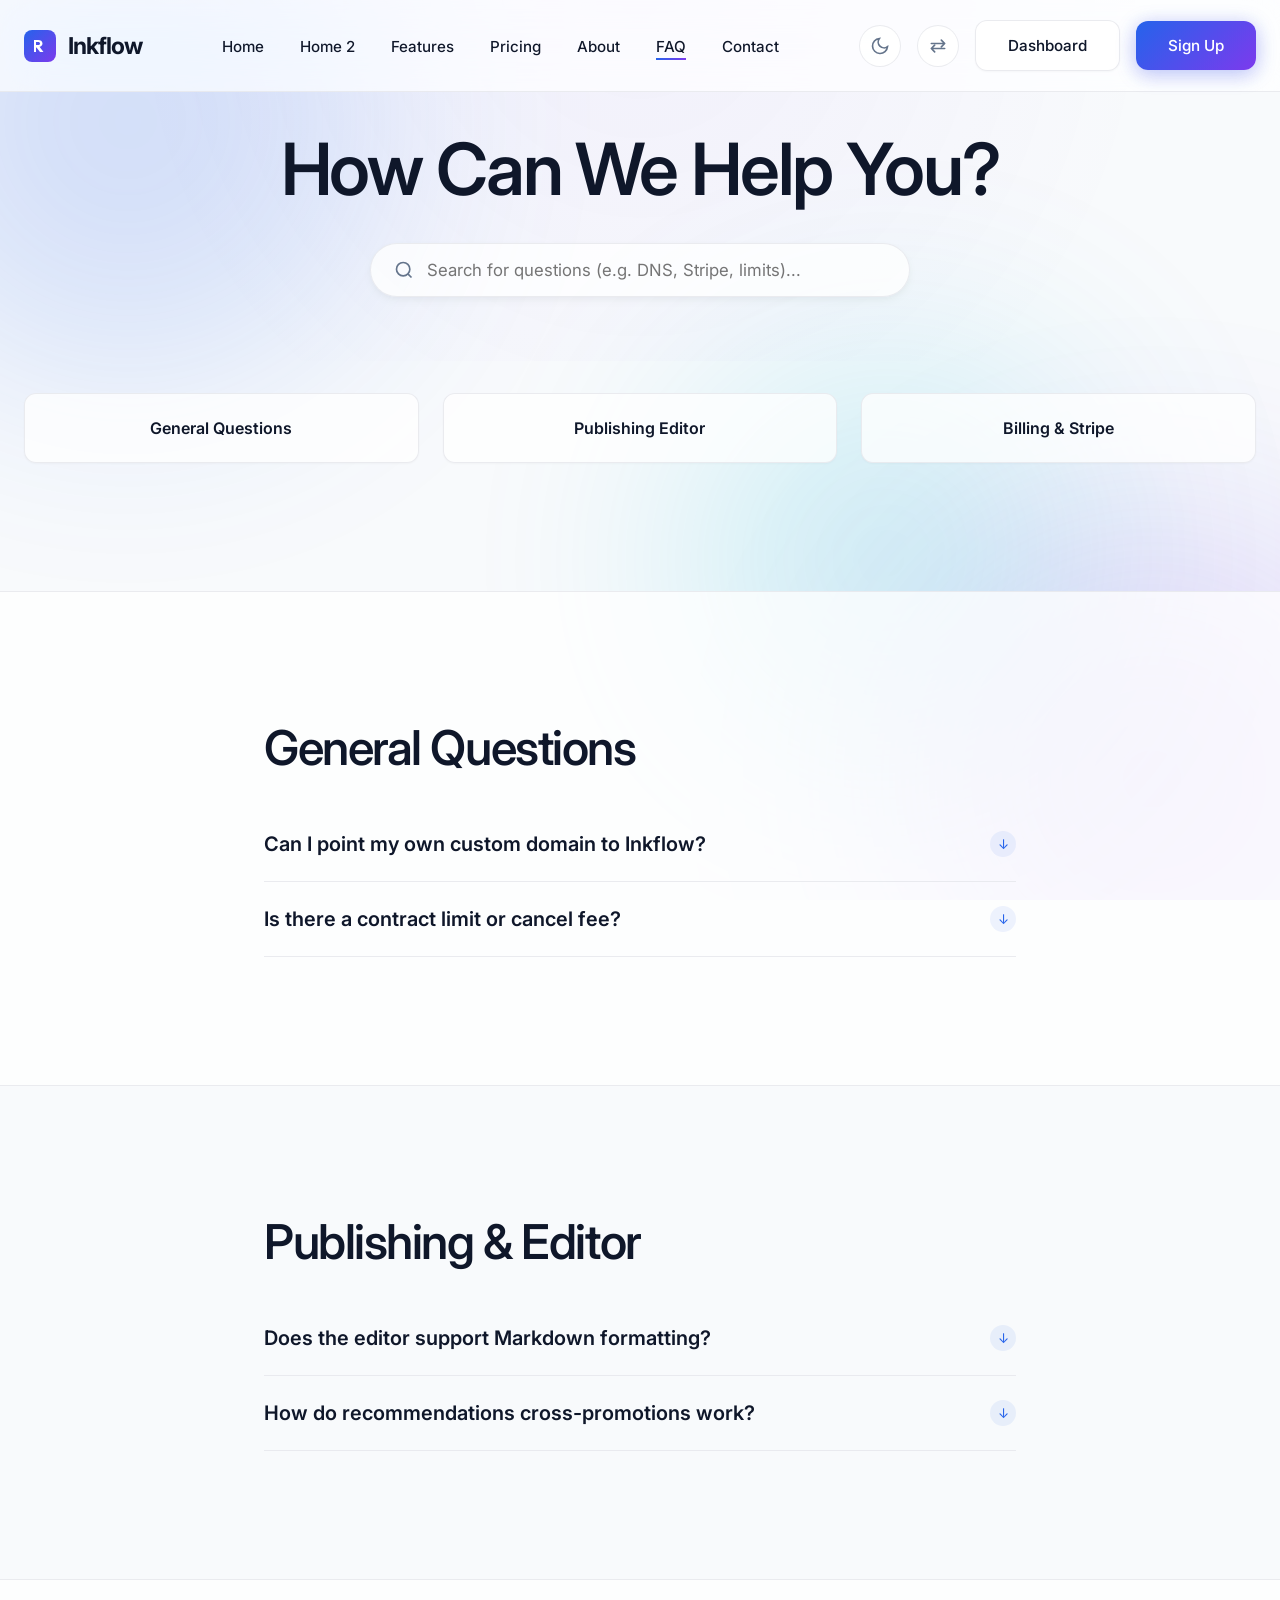
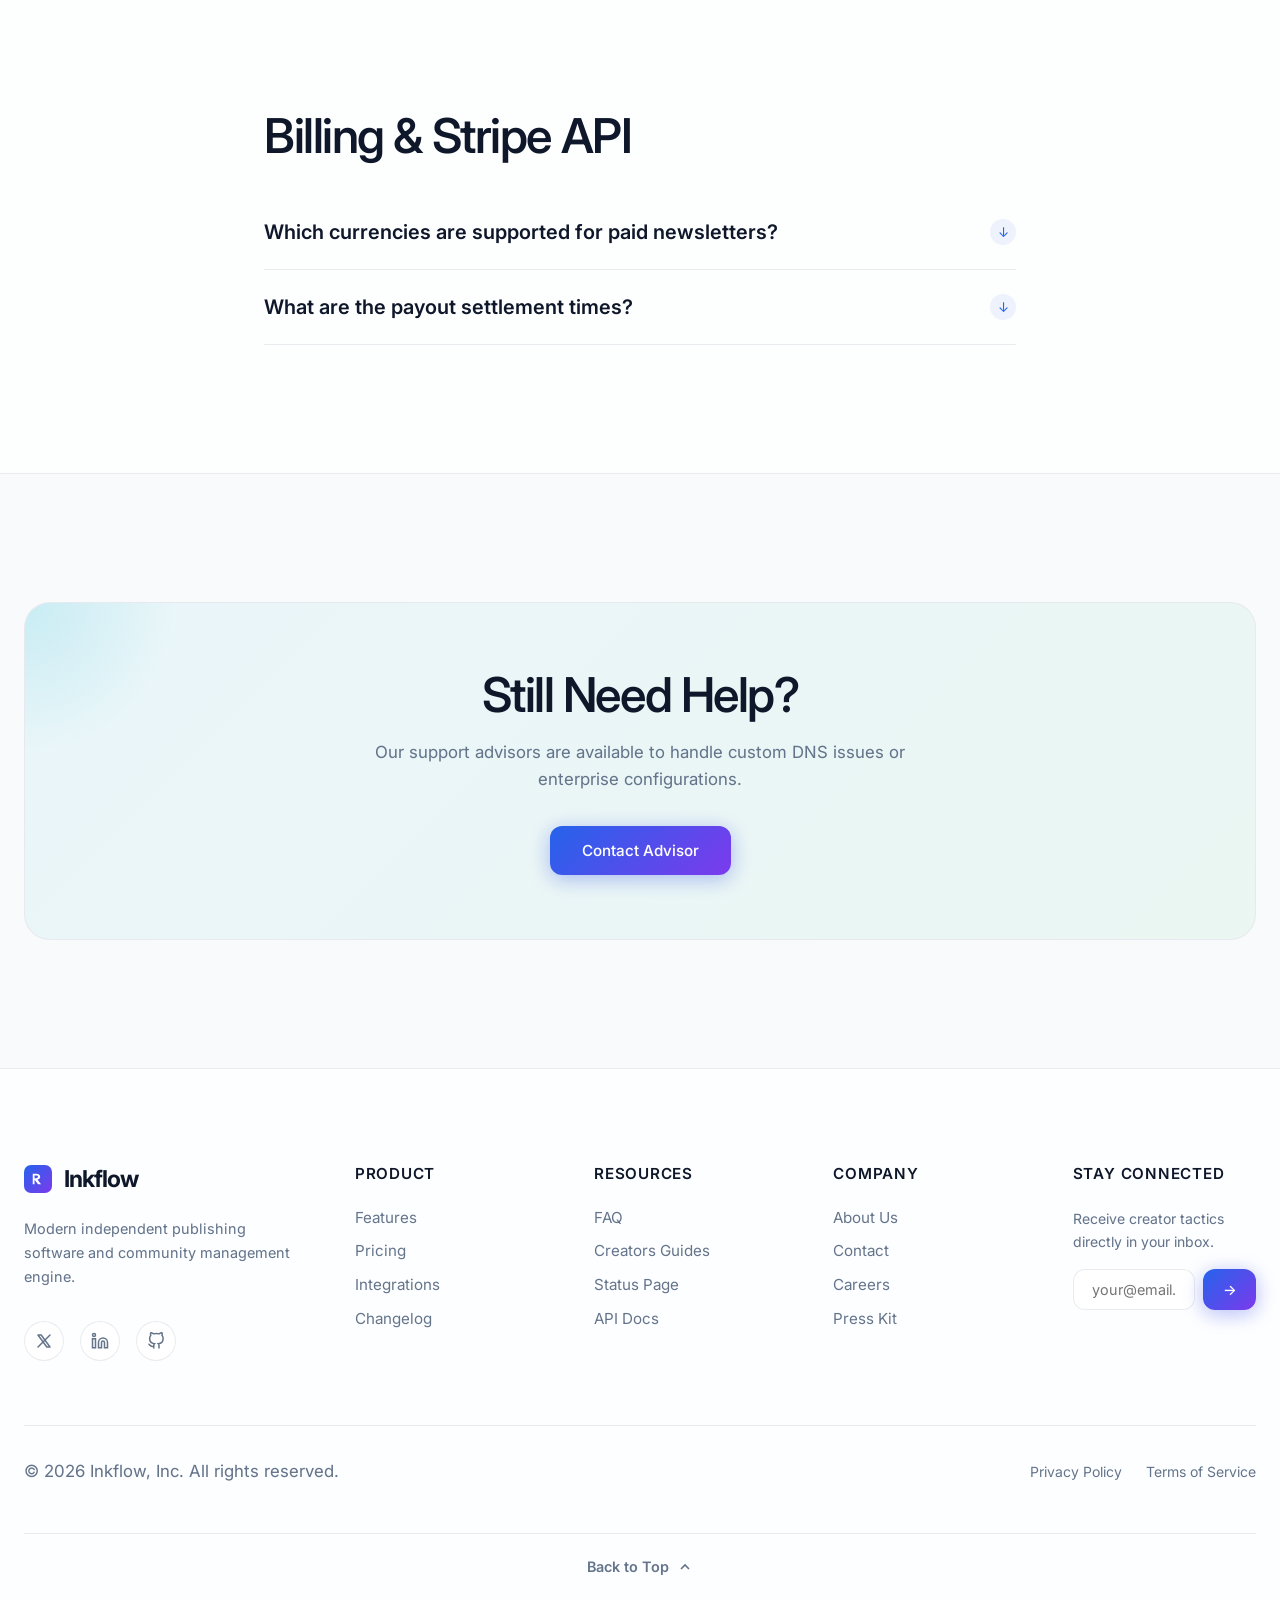
<file: faq.html>
<!DOCTYPE html>
<html lang="en" data-theme="light" dir="ltr">
<head>
  <meta charset="UTF-8">
  <meta name="viewport" content="width=device-width, initial-scale=1.0">
  <title>Inkflow — Creator Help Center & FAQs</title>
  <meta name="description" content="Search Inkflow help guides or browse common questions about domains, billing, editors, and list growths.">
  <link rel="stylesheet" href="assets/css/style.css">
  <link rel="icon" type="image/svg+xml" href="assets/image/favicon.svg">
  <style>
    /* FAQ Page Unique Styles */
    .faq-hero {
      padding-top: clamp(6rem, 10vw, 9rem);
      padding-bottom: clamp(3rem, 6vw, 4rem);
      text-align: center;
      background: radial-gradient(circle at top, rgba(124, 58, 237, 0.05) 0%, rgba(248, 250, 252, 0) 70%);
    }
    [data-theme="dark"] .faq-hero {
      background: radial-gradient(circle at top, rgba(6, 182, 212, 0.1) 0%, rgba(15, 23, 42, 0) 70%);
    }
    .search-wrapper {
      max-width: 540px;
      margin: 2rem auto 0;
      position: relative;
    }
    .search-input {
      width: 100%;
      padding: 1rem 1.5rem 1rem 3.5rem;
      border-radius: var(--radius-full);
      border: 1px solid var(--color-border);
      background-color: var(--color-card);
      box-shadow: var(--shadow-md);
      font-size: 1.05rem;
      transition: border-color var(--transition-fast), box-shadow var(--transition-fast);
    }
    html[dir="rtl"] .search-input {
      padding: 1rem 3.5rem 1rem 1.5rem;
    }
    .search-input:focus {
      border-color: var(--color-primary);
      box-shadow: 0 0 0 4px rgba(37, 99, 235, 0.1);
    }
    .search-icon {
      position: absolute;
      left: 1.5rem;
      top: 50%;
      transform: translateY(-50%);
      color: var(--color-muted);
      pointer-events: none;
    }
    html[dir="rtl"] .search-icon {
      left: auto;
      right: 1.5rem;
    }

    /* Category links */
    .cat-links-grid {
      display: grid;
      grid-template-columns: repeat(auto-fit, minmax(180px, 1fr));
      gap: 1.5rem;
      margin-top: 2rem;
    }
    .cat-link-card {
      background-color: var(--color-card);
      border: 1px solid var(--color-border);
      border-radius: var(--radius-md);
      padding: 1.5rem;
      cursor: pointer;
      font-weight: 600;
      transition: all var(--transition-fast);
      box-shadow: var(--shadow-sm);
    }
    .cat-link-card:hover {
      border-color: var(--color-primary);
      color: var(--color-primary);
      transform: translateY(-2px);
      box-shadow: var(--shadow-md);
    }
  </style>
</head>
<body>

  <!-- Backdrop -->
  <div class="backdrop"></div>

  <!-- HEADER -->
  <header class="sticky-header">
    <div class="container flex-between">
      <a href="index.html" class="nav-logo">
        <svg viewBox="0 0 32 32" fill="none" xmlns="http://www.w3.org/2000/svg">
          <rect width="32" height="32" rx="8" fill="url(#logoGrad)" />
          <path d="M10 22V10H14C16.5 10 18.5 11 18.5 13.5C18.5 15.5 17 16.5 15.5 16.8L19.5 22H16L12.5 17.5H12V22H10ZM12 15H14C15.2 15 16 14.5 16 13.5C16 12.5 15.2 12 14 12H12V15Z" fill="#FFFFFF" />
          <defs>
            <linearGradient id="logoGrad" x1="0" y1="0" x2="32" y2="32" gradientUnits="userSpaceOnUse">
              <stop stop-color="#2563EB" />
              <stop offset="1" stop-color="#7C3AED" />
            </linearGradient>
          </defs>
        </svg>
        <span>Inkflow</span>
      </a>

      <nav>
        <ul class="nav-links">
          <li><a href="index.html" class="nav-link">Home</a></li>
          <li><a href="home2.html" class="nav-link">Home 2</a></li>
          <li><a href="features.html" class="nav-link">Features</a></li>
          <li><a href="pricing.html" class="nav-link">Pricing</a></li>
          <li><a href="about.html" class="nav-link">About</a></li>
          <li><a href="faq.html" class="nav-link active">FAQ</a></li>
          <li><a href="contact.html" class="nav-link">Contact</a></li>
        </ul>
      </nav>

      <div class="nav-actions">
        <button class="toggle-btn theme-toggle-btn" aria-label="Toggle Theme">
          <svg class="sun-icon" viewBox="0 0 24 24" fill="none" stroke="currentColor" stroke-width="2" style="display:none; width:20px; height:20px;">
            <circle cx="12" cy="12" r="5"></circle>
            <line x1="12" y1="1" x2="12" y2="3"></line>
            <line x1="12" y1="21" x2="12" y2="23"></line>
            <line x1="4.22" y1="4.22" x2="5.64" y2="5.64"></line>
            <line x1="18.36" y1="18.36" x2="19.78" y2="19.78"></line>
            <line x1="1" y1="12" x2="3" y2="12"></line>
            <line x1="21" y1="12" x2="23" y2="12"></line>
            <line x1="4.22" y1="19.78" x2="5.64" y2="18.36"></line>
            <line x1="18.36" y1="5.64" x2="19.78" y2="4.22"></line>
          </svg>
          <svg class="moon-icon" viewBox="0 0 24 24" fill="none" stroke="currentColor" stroke-width="2" style="width:20px; height:20px;">
            <path d="M21 12.79A9 9 0 1 1 11.21 3 7 7 0 0 0 21 12.79z"></path>
          </svg>
        </button>

        <button class="toggle-btn rtl-toggle-btn" aria-label="Switch to RTL">
          <svg class="rtl-icon" viewBox="0 0 24 24" fill="none" stroke="currentColor" stroke-width="2" stroke-linecap="round" stroke-linejoin="round" style="width: 20px; height: 20px;">
            <path d="M4 9h16M16 5l4 4-4 4" />
            <path d="M20 15H4M8 11l-4 4 4 4" />
          </svg>
          <span class="rtl-label sr-only">AR</span>
        </button>

        <a href="dashboard.html" class="btn btn-secondary">Dashboard</a>
        <a href="signup.html" class="btn btn-primary">Sign Up</a>

        <!-- Hamburger Icon for Mobile -->
        <div class="hamburger-menu">
          <span></span>
          <span></span>
          <span></span>
        </div>
      </div>
    </div>
  </header>

  <!-- MOBILE NAV DRAWER -->
  <div class="mobile-drawer">
    <ul class="mobile-drawer-links">
      <li><a href="index.html" class="mobile-drawer-link">Home</a></li>
      <li><a href="home2.html" class="mobile-drawer-link">Home 2</a></li>
      <li><a href="features.html" class="mobile-drawer-link">Features</a></li>
      <li><a href="pricing.html" class="mobile-drawer-link">Pricing</a></li>
      <li><a href="about.html" class="mobile-drawer-link">About</a></li>
      <li><a href="faq.html" class="mobile-drawer-link active">FAQ</a></li>
      <li><a href="contact.html" class="mobile-drawer-link">Contact</a></li>
    </ul>
    <div class="mobile-drawer-actions">
      <a href="dashboard.html" class="btn btn-secondary" style="width: 100%;">Dashboard</a>
      <a href="signup.html" class="btn btn-primary" style="width: 100%;">Sign Up</a>
    </div>
  </div>

  <main>

    <!-- SECTION 1: HERO -->
    <section class="faq-hero">
      <div class="container">
        <h1 class="reveal">How Can We Help You?</h1>
        <div class="search-wrapper reveal">
          <svg class="search-icon" width="20" height="20" viewBox="0 0 24 24" fill="none" stroke="currentColor" stroke-width="2"><circle cx="11" cy="11" r="8"></circle><line x1="21" y1="21" x2="16.65" y2="16.65"></line></svg>
          <input type="text" class="search-input" id="faqSearch" placeholder="Search for questions (e.g. DNS, Stripe, limits)...">
        </div>
      </div>
    </section>

    <!-- SECTION 2: CATEGORY QUICK LINKS -->
    <section class="section-spacing" style="padding-top: 0;">
      <div class="container text-center">
        <div class="cat-links-grid reveal">
          <div class="cat-link-card" data-cat="general">General Questions</div>
          <div class="cat-link-card" data-cat="publishing">Publishing Editor</div>
          <div class="cat-link-card" data-cat="billing">Billing & Stripe</div>
        </div>
      </div>
    </section>

    <!-- SECTION 3: GENERAL FAQS -->
    <section class="section-spacing faq-section" id="general" style="background-color: var(--color-card); border-block: 1px solid var(--color-border);">
      <div class="container" style="max-width: 800px;">
        <h2 style="margin-bottom: 2rem;">General Questions</h2>
        <div class="accordion-container">
          <div class="accordion-item faq-item">
            <button class="accordion-header">
              <span class="accordion-title">Can I point my own custom domain to Inkflow?</span>
              <span class="accordion-icon">↓</span>
            </button>
            <div class="accordion-content">
              <div class="accordion-content-inner">
                <p>Yes. Custom domains are supported on all Professional and Business plans. Simply add a CNAME record pointing to our distribution nodes in your registrar DNS control panel.</p>
              </div>
            </div>
          </div>

          <div class="accordion-item faq-item">
            <button class="accordion-header">
              <span class="accordion-title">Is there a contract limit or cancel fee?</span>
              <span class="accordion-icon">↓</span>
            </button>
            <div class="accordion-content">
              <div class="accordion-content-inner">
                <p>No. Inkflow works on month-to-month, pay-as-you-go billing plans. You can cancel, downgrade, or export your audience database anytime without charges.</p>
              </div>
            </div>
          </div>
        </div>
      </div>
    </section>

    <!-- SECTION 4: PUBLISHING FAQS -->
    <section class="section-spacing faq-section" id="publishing">
      <div class="container" style="max-width: 800px;">
        <h2 style="margin-bottom: 2rem;">Publishing & Editor</h2>
        <div class="accordion-container">
          <div class="accordion-item faq-item">
            <button class="accordion-header">
              <span class="accordion-title">Does the editor support Markdown formatting?</span>
              <span class="accordion-icon">↓</span>
            </button>
            <div class="accordion-content">
              <div class="accordion-content-inner">
                <p>Yes. The editor parses markdown headings, list indicators, bold emphasis, horizontal lines, link codes, and syntax blocks naturally as you write.</p>
              </div>
            </div>
          </div>

          <div class="accordion-item faq-item">
            <button class="accordion-header">
              <span class="accordion-title">How do recommendations cross-promotions work?</span>
              <span class="accordion-icon">↓</span>
            </button>
            <div class="accordion-content">
              <div class="accordion-content-inner">
                <p>When writers register, they can specify partnership terms. Recommended newsletters appear immediately in the post-registration subscriber flows of recommended partners.</p>
              </div>
            </div>
          </div>
        </div>
      </div>
    </section>

    <!-- SECTION 5: BILLING FAQS -->
    <section class="section-spacing faq-section" id="billing" style="background-color: var(--color-card); border-block: 1px solid var(--color-border);">
      <div class="container" style="max-width: 800px;">
        <h2 style="margin-bottom: 2rem;">Billing & Stripe API</h2>
        <div class="accordion-container">
          <div class="accordion-item faq-item">
            <button class="accordion-header">
              <span class="accordion-title">Which currencies are supported for paid newsletters?</span>
              <span class="accordion-icon">↓</span>
            </button>
            <div class="accordion-content">
              <div class="accordion-content-inner">
                <p>We leverage Stripe Multi-Currency networks to allow you to receive payments in 135+ currencies including USD, EUR, GBP, CAD, JPY, and AUD.</p>
              </div>
            </div>
          </div>

          <div class="accordion-item faq-item">
            <button class="accordion-header">
              <span class="accordion-title">What are the payout settlement times?</span>
              <span class="accordion-icon">↓</span>
            </button>
            <div class="accordion-content">
              <div class="accordion-content-inner">
                <p>Paid funds settle directly inside your own corporate Stripe balance. Stripe distributes these funds to your bank on standard rolling 2-day schedules.</p>
              </div>
            </div>
          </div>
        </div>
      </div>
    </section>

    <!-- SECTION 6: SUPPORT CTA -->
    <section class="section-spacing">
      <div class="container">
        <div class="glass-cta reveal" style="background: linear-gradient(135deg, rgba(6,182,212,0.06), rgba(34,197,94,0.06));">
          <h2>Still Need Help?</h2>
          <p style="max-width: 600px; margin: 1rem auto 2rem;">Our support advisors are available to handle custom DNS issues or enterprise configurations.</p>
          <a href="contact.html" class="btn btn-primary">Contact Advisor</a>
        </div>
      </div>
    </section>

  </main>

  <!-- FOOTER -->
  <footer class="site-footer">
    <div class="container">
      <div class="footer-grid">
        <div class="footer-brand">
          <a href="index.html" class="footer-logo">
            <svg viewBox="0 0 32 32" fill="none" xmlns="http://www.w3.org/2000/svg" style="width: 28px; height: 28px;">
              <rect width="32" height="32" rx="8" fill="url(#footerLogoGrad)" />
              <path d="M10 22V10H14C16.5 10 18.5 11 18.5 13.5C18.5 15.5 17 16.5 15.5 16.8L19.5 22H16L12.5 17.5H12V22H10ZM12 15H14C15.2 15 16 14.5 16 13.5C16 12.5 15.2 12 14 12H12V15Z" fill="#FFFFFF" />
              <defs>
                <linearGradient id="footerLogoGrad" x1="0" y1="0" x2="32" y2="32" gradientUnits="userSpaceOnUse">
                  <stop stop-color="#2563EB" />
                  <stop offset="1" stop-color="#7C3AED" />
                </linearGradient>
              </defs>
            </svg>
            <span>Inkflow</span>
          </a>
          <p style="font-size: 0.9rem;">Modern independent publishing software and community management engine.</p>
          <div class="footer-socials">
            <a href="#" class="footer-social-icon" aria-label="X">
              <svg viewBox="0 0 24 24" fill="none" stroke="currentColor" stroke-width="2" stroke-linecap="round" stroke-linejoin="round" style="width:18px; height:18px;">
                <path d="M4 4l11.733 16h4.267l-11.733 -16z" />
                <path d="M20 4L4 20" />
              </svg>
            </a>
            <a href="#" class="footer-social-icon" aria-label="LinkedIn">
              <svg viewBox="0 0 24 24" fill="none" stroke="currentColor" stroke-width="2" style="width:18px; height:18px;"><path d="M16 8a6 6 0 0 1 6 6v7h-4v-7a2 2 0 0 0-2-2 2 2 0 0 0-2 2v7h-4v-7a6 6 0 0 1 6-6zM2 9h4v12H2z"></path><circle cx="4" cy="4" r="2"></circle></svg>
            </a>
            <a href="#" class="footer-social-icon" aria-label="GitHub">
              <svg viewBox="0 0 24 24" fill="none" stroke="currentColor" stroke-width="2" style="width:18px; height:18px;"><path d="M9 19c-5 1.5-5-2.5-7-3m14 6v-3.87a3.37 3.37 0 0 0-.94-2.61c3.14-.35 6.44-1.54 6.44-7A5.44 5.44 0 0 0 20 4.77 5.07 5.07 0 0 0 19.91 1S18.73.65 16 2.48a13.38 13.38 0 0 0-7 0C6.27.65 5.09 1 5.09 1A5.07 5.07 0 0 0 5 4.77a5.44 5.44 0 0 0-1.5 3.78c0 5.42 3.3 6.61 6.44 7A3.37 3.37 0 0 0 9 18.13V22"></path></svg>
            </a>
          </div>
        </div>

        <div>
          <h4 class="footer-heading">Product</h4>
          <ul class="footer-links">
            <li><a href="features.html" class="footer-link">Features</a></li>
            <li><a href="pricing.html" class="footer-link">Pricing</a></li>
            <li><a href="home2.html" class="footer-link">Integrations</a></li>
            <li><a href="#" class="footer-link">Changelog</a></li>
          </ul>
        </div>

        <div>
          <h4 class="footer-heading">Resources</h4>
          <ul class="footer-links">
            <li><a href="faq.html" class="footer-link">FAQ</a></li>
            <li><a href="about.html" class="footer-link">Creators Guides</a></li>
            <li><a href="#" class="footer-link">Status Page</a></li>
            <li><a href="#" class="footer-link">API Docs</a></li>
          </ul>
        </div>

        <div>
          <h4 class="footer-heading">Company</h4>
          <ul class="footer-links">
            <li><a href="about.html" class="footer-link">About Us</a></li>
            <li><a href="contact.html" class="footer-link">Contact</a></li>
            <li><a href="#" class="footer-link">Careers</a></li>
            <li><a href="#" class="footer-link">Press Kit</a></li>
          </ul>
        </div>

        <div>
          <h4 class="footer-heading">Stay Connected</h4>
          <p style="font-size: 0.875rem; margin-bottom: 1rem;">Receive creator tactics directly in your inbox.</p>
          <div class="footer-newsletter">
            <input type="email" class="form-control" placeholder="your@email.com" aria-label="Newsletter email">
            <button class="btn btn-primary" type="button">→</button>
          </div>
        </div>
      </div>

      <div class="footer-bottom">
        <p>&copy; 2026 Inkflow, Inc. All rights reserved.</p>
        <div style="display:flex; gap:1.5rem;">
          <a href="#" class="footer-link" style="font-size:0.875rem;">Privacy Policy</a>
          <a href="#" class="footer-link" style="font-size:0.875rem;">Terms of Service</a>
        </div>
      </div>
    </div>
  </footer>

  <script src="assets/js/main.js"></script>
  <script>
    // FAQ Category Filter Script
    const catLinkCards = document.querySelectorAll('.cat-link-card');
    
    catLinkCards.forEach(card => {
      card.addEventListener('click', () => {
        const categoryId = card.getAttribute('data-cat');
        const element = document.getElementById(categoryId);
        
        if (element) {
          element.scrollIntoView({ behavior: 'smooth', block: 'start' });
        }
      });
    });

    // FAQ Search Filter Script
    const searchInput = document.getElementById('faqSearch');
    const faqItems = document.querySelectorAll('.faq-item');

    searchInput.addEventListener('input', (e) => {
      const query = e.target.value.toLowerCase().trim();

      faqItems.forEach(item => {
        const titleText = item.querySelector('.accordion-title').textContent.toLowerCase();
        const contentText = item.querySelector('.accordion-content').textContent.toLowerCase();
        
        if (titleText.includes(query) || contentText.includes(query)) {
          item.style.display = 'block';
          if (query.length > 2) {
            // Expand matching FAQs automatically
            item.classList.add('active');
            const content = item.querySelector('.accordion-content');
            content.style.maxHeight = content.scrollHeight + 'px';
          }
        } else {
          item.style.display = 'none';
          item.classList.remove('active');
          item.querySelector('.accordion-content').style.maxHeight = '0px';
        }
      });
    });
  </script>
</body>
</html>
</file>
<file: assets/css/style.css>
@import url('https://fonts.googleapis.com/css2?family=Inter:slnt,wght@0,100..900&display=swap');

/* ==========================================================================
   1. DESIGN SYSTEM & CSS VARIABLES
   ========================================================================== */
:root {
  /* Font Family & Weights */
  --font-family: 'Inter', sans-serif;
  --fw-h1: 580;
  --fw-h2: 560;
  --fw-h3: 540;
  --fw-h4-h6: 500;
  --fw-paragraph: 420;
  --fw-button: 520;
  --fw-nav: 480;

  /* Colors (Light Mode) */
  --color-primary: #2563EB;
  --color-secondary: #7C3AED;
  --color-accent: #06B6D4;
  --color-success: #22C55E;
  --color-warning: #F59E0B;
  --color-bg: #F8FAFC;
  --color-card: rgba(255, 255, 255, 0.75);
  --color-text: #0F172A;
  --color-muted: #64748B;
  --color-border: rgba(229, 231, 235, 0.8);
  
  /* Shadows & Glassmorphism */
  --shadow-sm: 0 1px 2px 0 rgba(15, 23, 42, 0.03);
  --shadow-md: 0 4px 12px -2px rgba(15, 23, 42, 0.05), 0 2px 6px -1px rgba(15, 23, 42, 0.03);
  --shadow-lg: 0 12px 24px -4px rgba(15, 23, 42, 0.04), 0 4px 12px -2px rgba(15, 23, 42, 0.02);
  --shadow-xl: 0 24px 38px -8px rgba(15, 23, 42, 0.06), 0 8px 16px -4px rgba(15, 23, 42, 0.04);
  --shadow-premium: 0 35px 70px -15px rgba(15, 23, 42, 0.08);
  --shadow-hover: 0 35px 70px -15px rgba(37, 99, 235, 0.15);
  
  --glass-bg: rgba(255, 255, 255, 0.7);
  --glass-border: rgba(255, 255, 255, 0.5);
  --glass-blur: blur(20px) saturate(190%);

  /* Borders & Spacing */
  --radius-sm: 8px;
  --radius-md: 12px;
  --radius-lg: 18px;
  --radius-xl: 26px;
  --radius-full: 9999px;
  
  /* Transitions */
  --transition-fast: 0.15s cubic-bezier(0.2, 0.8, 0.2, 1);
  --transition-normal: 0.4s cubic-bezier(0.2, 0.8, 0.2, 1);
  --transition-slow: 0.6s cubic-bezier(0.2, 0.8, 0.2, 1);
  
  /* Max Widths */
  --max-width: 1280px;
}

/* Dark Mode Overrides */
[data-theme="dark"] {
  --color-bg: #0B0F19;
  --color-card: rgba(30, 41, 59, 0.65);
  --color-text: #F8FAFC;
  --color-muted: #94A3B8;
  --color-border: rgba(255, 255, 255, 0.08);
  
  --shadow-sm: 0 1px 2px 0 rgba(0, 0, 0, 0.4);
  --shadow-md: 0 4px 12px -2px rgba(0, 0, 0, 0.4);
  --shadow-lg: 0 12px 24px -4px rgba(0, 0, 0, 0.5);
  --shadow-xl: 0 24px 38px -8px rgba(0, 0, 0, 0.6);
  --shadow-premium: 0 35px 70px -15px rgba(0, 0, 0, 0.7);
  --shadow-hover: 0 35px 70px -15px rgba(124, 58, 237, 0.35);
  
  --glass-bg: rgba(15, 23, 42, 0.6);
  --glass-border: rgba(255, 255, 255, 0.06);
}

/* ==========================================================================
   2. GLOBAL RESET & BASE STYLES
   ========================================================================== */
*, *::before, *::after {
  box-sizing: border-box;
  margin: 0;
  padding: 0;
}

html {
  font-family: var(--font-family);
  background-color: var(--color-bg);
  color: var(--color-text);
  scroll-behavior: smooth;
  transition: background-color var(--transition-normal), color var(--transition-normal);
  font-size: 16px;
  -webkit-font-smoothing: antialiased;
  overflow-x: hidden;
  max-width: 100%;
}

body {
  min-height: 100vh;
  display: flex;
  flex-direction: column;
  overflow-x: hidden;
  max-width: 100%;
  position: relative;
}

a {
  color: inherit;
  text-decoration: none;
  transition: color var(--transition-fast);
}

button, input, select, textarea {
  font-family: inherit;
  color: inherit;
  background: none;
  border: none;
  outline: none;
}

img, svg {
  max-width: 100%;
  height: auto;
  display: block;
}

/* Accessibility Focus States */
:focus-visible {
  outline: 2px solid var(--color-primary);
  outline-offset: 4px;
}

/* ==========================================================================
   3. BACKGROUND GLOWING BLOBS (2026 SaaS Aesthetic)
   ========================================================================== */
.glow-blob-container {
  position: fixed;
  inset: 0;
  pointer-events: none;
  z-index: -1;
  overflow: hidden;
}

.glow-blob {
  position: absolute;
  width: clamp(300px, 40vw, 600px);
  height: clamp(300px, 40vw, 600px);
  border-radius: var(--radius-full);
  filter: blur(120px);
  opacity: 0.18;
  transition: background-color var(--transition-normal);
}

[data-theme="dark"] .glow-blob {
  opacity: 0.12;
}

.glow-blob-1 {
  background-color: var(--color-primary);
  top: -15%;
  left: -10%;
  animation: float-blob-1 25s infinite alternate ease-in-out;
}

.glow-blob-2 {
  background-color: var(--color-secondary);
  bottom: -15%;
  right: -10%;
  animation: float-blob-2 25s infinite alternate ease-in-out;
}

.glow-blob-3 {
  background-color: var(--color-accent);
  top: 40%;
  right: 15%;
  width: 400px;
  height: 400px;
  animation: float-blob-3 30s infinite alternate ease-in-out;
}

@keyframes float-blob-1 {
  0% { transform: translate(0, 0) scale(1); }
  100% { transform: translate(120px, 80px) scale(1.3); }
}

@keyframes float-blob-2 {
  0% { transform: translate(0, 0) scale(1.3); }
  100% { transform: translate(-120px, -80px) scale(1); }
}

@keyframes float-blob-3 {
  0% { transform: translate(0, 0) scale(0.9); }
  100% { transform: translate(60px, -60px) scale(1.25); }
}

/* ==========================================================================
   4. TYPOGRAPHY SYSTEM
   ========================================================================== */
h1, h2, h3, h4, h5, h6 {
  line-height: 1.15;
  letter-spacing: -0.03em;
}

h1 {
  font-weight: var(--fw-h1);
  font-size: clamp(2.8rem, 6vw, 4.5rem);
}

h2 {
  font-weight: var(--fw-h2);
  font-size: clamp(2.2rem, 4.5vw, 3rem);
}

h3 {
  font-weight: var(--fw-h3);
  font-size: clamp(1.6rem, 3.5vw, 2.25rem);
}

h4 {
  font-weight: var(--fw-h4-h6);
  font-size: 1.35rem;
}

p {
  font-weight: var(--fw-paragraph);
  font-size: 1.05rem;
  line-height: 1.65;
  color: var(--color-muted);
}

.text-gradient-primary {
  background: linear-gradient(135deg, var(--color-primary), var(--color-secondary));
  -webkit-background-clip: text;
  -webkit-text-fill-color: transparent;
}

.text-gradient-accent {
  background: linear-gradient(135deg, var(--color-secondary), var(--color-accent));
  -webkit-background-clip: text;
  -webkit-text-fill-color: transparent;
}

/* ==========================================================================
   5. LAYOUT UTILITIES
   ========================================================================== */
.container {
  width: 100%;
  max-width: var(--max-width);
  margin-inline: auto;
  padding-inline: 1.5rem;
}

.section-spacing {
  padding-block: clamp(5rem, 10vw, 10rem);
}

.grid-2 {
  display: grid;
  grid-template-columns: repeat(auto-fit, minmax(300px, 1fr));
  gap: 2.5rem;
}

.grid-3 {
  display: grid;
  grid-template-columns: repeat(auto-fit, minmax(320px, 1fr));
  gap: 2.5rem;
}

.grid-4 {
  display: grid;
  grid-template-columns: repeat(auto-fit, minmax(260px, 1fr));
  gap: 2rem;
}

.flex-center {
  display: flex;
  justify-content: center;
  align-items: center;
}

.flex-between {
  display: flex;
  justify-content: space-between;
  align-items: center;
}

.text-center {
  text-align: center;
}

/* Card Rules with 3D Tilt support */
.card-equal-height-grid {
  display: grid;
  grid-template-columns: repeat(auto-fit, minmax(300px, 1fr));
  gap: 2.5rem;
  align-items: stretch;
}

.premium-card {
  background-color: var(--color-card);
  border: 1px solid var(--color-border);
  backdrop-filter: var(--glass-blur);
  -webkit-backdrop-filter: var(--glass-blur);
  border-radius: var(--radius-lg);
  padding: 2.5rem;
  box-shadow: var(--shadow-md);
  transition: transform var(--transition-normal), box-shadow var(--transition-normal), border-color var(--transition-normal), background-color var(--transition-normal);
  display: flex;
  flex-direction: column;
  justify-content: space-between;
  height: 100%;
  position: relative;
  overflow: hidden;
  transform-style: preserve-3d;
}

/* Glowing cursor shimmer overlay */
.card-shimmer {
  position: absolute;
  inset: 0;
  pointer-events: none;
  z-index: 5;
  transition: opacity var(--transition-fast);
}

/* Glowing Border Gradient Overlay */
.premium-card::before {
  content: '';
  position: absolute;
  inset: 0;
  border-radius: var(--radius-lg);
  padding: 1.5px;
  background: linear-gradient(135deg, transparent, transparent);
  -webkit-mask: linear-gradient(#fff 0 0) content-box, linear-gradient(#fff 0 0);
  -webkit-mask-composite: xor;
  mask-composite: exclude;
  pointer-events: none;
  z-index: 2;
  transition: background var(--transition-normal);
}

.premium-card:hover::before {
  background: linear-gradient(135deg, var(--color-primary), var(--color-accent));
}

.premium-card:hover {
  box-shadow: var(--shadow-hover);
  border-color: rgba(37, 99, 235, 0.2);
}

.premium-card .card-illustration {
  margin: -2.5rem -2.5rem 1.75rem -2.5rem;
  width: calc(100% + 5rem);
  max-width: none;
  border-radius: 0;
  border-bottom: 1px solid var(--color-border);
  overflow: hidden;
  aspect-ratio: 16 / 10;
  height: auto;
  background: linear-gradient(135deg, rgba(37, 99, 235, 0.03), rgba(124, 58, 237, 0.03));
  display: flex;
  align-items: center;
  justify-content: center;
  transition: filter var(--transition-normal);
}

.premium-card .card-illustration img {
  width: 100%;
  height: 100%;
  object-fit: cover;
}

.premium-card:hover .card-illustration {
  filter: saturate(1.25);
}

/* ==========================================================================
   6. STICKY HEADER & GLASSMORPHISM
   ========================================================================== */
.sticky-header {
  position: fixed;
  top: 0;
  left: 0;
  right: 0;
  z-index: 100;
  background-color: var(--glass-bg);
  border-bottom: 1px solid var(--color-border);
  backdrop-filter: var(--glass-blur);
  -webkit-backdrop-filter: var(--glass-blur);
  transition: background-color var(--transition-normal), border-color var(--transition-normal), padding var(--transition-normal);
  padding-block: 1.25rem;
}

.sticky-header.scrolled {
  padding-block: 0.85rem;
  box-shadow: var(--shadow-sm);
}

.nav-logo {
  display: flex;
  align-items: center;
  gap: 0.75rem;
  font-weight: 700;
  font-size: 1.45rem;
  letter-spacing: -0.04em;
}

.nav-logo svg {
  width: 32px;
  height: 32px;
  flex-shrink: 0;
}

.nav-links {
  display: flex;
  align-items: center;
  gap: 2.25rem;
  list-style: none;
}

.nav-link {
  font-weight: var(--fw-nav);
  font-size: 0.95rem;
  color: var(--color-text);
  position: relative;
  padding-block: 0.25rem;
}

[data-theme="dark"] .nav-link {
  color: var(--color-muted);
}

.nav-link:hover, .nav-link.active {
  color: var(--color-text);
}

.nav-link::after {
  content: '';
  position: absolute;
  bottom: 0;
  left: 0;
  width: 0;
  height: 2px;
  background: linear-gradient(90deg, var(--color-primary), var(--color-secondary));
  transition: width var(--transition-fast);
}

.nav-link:hover::after, .nav-link.active::after {
  width: 100%;
}

.nav-actions {
  display: flex;
  align-items: center;
  gap: 1rem;
}

/* Toggles styling */
.toggle-btn {
  width: 42px;
  height: 42px;
  border-radius: var(--radius-full);
  border: 1px solid var(--color-border);
  display: flex;
  align-items: center;
  justify-content: center;
  cursor: pointer;
  background-color: var(--color-card);
  transition: background-color var(--transition-fast), border-color var(--transition-fast), transform var(--transition-fast);
  color: var(--color-muted);
}

.toggle-btn:hover {
  background-color: rgba(37, 99, 235, 0.08);
  border-color: var(--color-primary);
  color: var(--color-primary);
  transform: translateY(-2px);
}

/* Hamburger menu */
.hamburger-menu {
  display: none;
  flex-direction: column;
  justify-content: space-between;
  width: 24px;
  height: 18px;
  cursor: pointer;
  z-index: 110;
}

.hamburger-menu span {
  display: block;
  height: 2px;
  width: 100%;
  background-color: var(--color-text);
  border-radius: 2px;
  transition: transform var(--transition-fast), opacity var(--transition-fast);
}

.hamburger-menu.open span:nth-child(1) {
  transform: translateY(8px) rotate(45deg);
}

.hamburger-menu.open span:nth-child(2) {
  opacity: 0;
}

.hamburger-menu.open span:nth-child(3) {
  transform: translateY(-8px) rotate(-45deg);
}

/* Drawer Menu */
.mobile-drawer {
  position: fixed;
  top: 0;
  right: -100%;
  width: 85%;
  max-width: 380px;
  height: 100vh;
  background-color: var(--color-card);
  backdrop-filter: var(--glass-blur);
  -webkit-backdrop-filter: var(--glass-blur);
  border-left: 1px solid var(--color-border);
  box-shadow: var(--shadow-premium);
  z-index: 99;
  padding: 6rem 2rem 2rem;
  display: flex;
  flex-direction: column;
  gap: 2.5rem;
  transition: right var(--transition-normal);
}

html[dir="rtl"] .mobile-drawer {
  right: auto;
  left: -100%;
  border-left: none;
  border-right: 1px solid var(--color-border);
  transition: left var(--transition-normal);
}

.mobile-drawer.open {
  right: 0;
}

html[dir="rtl"] .mobile-drawer.open {
  left: 0;
}

.mobile-drawer-links {
  list-style: none;
  display: flex;
  flex-direction: column;
  gap: 1.5rem;
}

.mobile-drawer-link {
  font-size: 1.25rem;
  font-weight: 600;
  color: var(--color-muted);
  transition: color var(--transition-fast);
}

.mobile-drawer-link:hover,
.mobile-drawer-link.active {
  color: var(--color-primary);
}

.mobile-drawer-actions {
  display: flex;
  flex-direction: column;
  gap: 1rem;
}

.backdrop {
  position: fixed;
  top: 0;
  left: 0;
  width: 100%;
  height: 100vh;
  background-color: rgba(11, 15, 25, 0.4);
  backdrop-filter: blur(8px);
  z-index: 98;
  opacity: 0;
  pointer-events: none;
  transition: opacity var(--transition-normal);
}

.backdrop.open {
  opacity: 1;
  pointer-events: auto;
}

/* ==========================================================================
   7. FUTURISTIC GLOWING BUTTONS
   ========================================================================== */
.btn {
  display: inline-flex;
  align-items: center;
  justify-content: center;
  gap: 0.5rem;
  padding: 0.95rem 2rem;
  border-radius: var(--radius-md);
  font-weight: var(--fw-button);
  font-size: 0.95rem;
  cursor: pointer;
  position: relative;
  overflow: hidden;
  transition: background-color var(--transition-fast), transform var(--transition-fast), box-shadow var(--transition-fast), border-color var(--transition-fast);
  text-align: center;
  z-index: 1;
  white-space: nowrap;
}

.btn-primary {
  background: linear-gradient(135deg, var(--color-primary), var(--color-secondary));
  color: #FFFFFF;
  box-shadow: 0 4px 20px 0 rgba(37, 99, 235, 0.25), 0 4px 20px 0 rgba(124, 58, 237, 0.15);
}

.btn-primary:hover {
  transform: translateY(-2px);
  box-shadow: 0 8px 30px 0 rgba(37, 99, 235, 0.4), 0 8px 30px 0 rgba(124, 58, 237, 0.25);
  background: linear-gradient(135deg, #1d4ed8, #6d28d9);
}

.btn-secondary {
  background-color: var(--color-card);
  color: var(--color-text);
  border: 1px solid var(--color-border);
  backdrop-filter: var(--glass-blur);
  -webkit-backdrop-filter: var(--glass-blur);
  box-shadow: var(--shadow-sm);
}

.btn-secondary:hover {
  transform: translateY(-2px);
  border-color: var(--color-primary);
  background-color: rgba(37, 99, 235, 0.05);
  box-shadow: 0 4px 15px rgba(37, 99, 235, 0.1);
}

.btn-accent {
  background: linear-gradient(135deg, var(--color-secondary), var(--color-accent));
  color: #FFFFFF;
  box-shadow: 0 4px 20px 0 rgba(6, 182, 212, 0.25);
}

.btn-accent:hover {
  transform: translateY(-2px);
  box-shadow: 0 8px 30px 0 rgba(6, 182, 212, 0.4);
}

/* Button Ripple effect */
.ripple {
  position: absolute;
  background: rgba(255, 255, 255, 0.48);
  border-radius: var(--radius-full);
  transform: scale(0);
  animation: ripple-animation 0.6s linear;
  pointer-events: none;
}

@keyframes ripple-animation {
  to {
    transform: scale(4);
    opacity: 0;
  }
}

/* ==========================================================================
   8. STYLED FORMS & VALIDATIONS
   ========================================================================== */
.form-group {
  margin-bottom: 1.5rem;
  display: flex;
  flex-direction: column;
  gap: 0.5rem;
  text-align: start;
}

.form-label {
  font-size: 0.9rem;
  font-weight: 600;
  color: var(--color-text);
}

.form-control {
  width: 100%;
  padding: 0.95rem 1.15rem;
  border-radius: var(--radius-md);
  border: 1px solid var(--color-border);
  background-color: var(--color-card);
  backdrop-filter: var(--glass-blur);
  -webkit-backdrop-filter: var(--glass-blur);
  color: var(--color-text);
  font-size: 0.95rem;
  transition: border-color var(--transition-fast), box-shadow var(--transition-fast);
}

.form-control:focus {
  border-color: var(--color-primary);
  box-shadow: 0 0 0 4px rgba(37, 99, 235, 0.12);
}

[data-theme="dark"] .form-control:focus {
  box-shadow: 0 0 0 4px rgba(124, 58, 237, 0.22);
}

.form-feedback {
  font-size: 0.825rem;
  color: var(--color-warning);
  display: none;
  margin-top: 0.25rem;
}

.form-group.error .form-feedback {
  display: block;
  color: #EF4444;
}

.form-group.error .form-control {
  border-color: #EF4444;
}

/* Split Form layouts */
.split-layout-page {
  display: grid;
  grid-template-columns: 1.2fr 1fr;
  min-height: 100vh;
}

.split-hero-side {
  background: linear-gradient(135deg, var(--color-primary), var(--color-secondary));
  color: #FFFFFF;
  padding: 4rem;
  display: flex;
  flex-direction: column;
  justify-content: space-between;
  position: relative;
  overflow: hidden;
}

.split-form-side {
  padding: 4rem;
  background-color: var(--color-bg);
  display: flex;
  align-items: center;
  justify-content: center;
}

/* Glass Card */
.glass-card {
  background-color: var(--glass-bg);
  border: 1px solid var(--glass-border);
  backdrop-filter: var(--glass-blur);
  -webkit-backdrop-filter: var(--glass-blur);
  border-radius: var(--radius-xl);
  padding: 3rem;
  box-shadow: var(--shadow-xl);
  width: 100%;
  max-width: 480px;
}

/* Password Strength Meter */
.strength-container {
  margin-top: 0.5rem;
  display: flex;
  flex-direction: column;
  gap: 0.25rem;
}

.strength-bars {
  display: flex;
  gap: 0.25rem;
}

.strength-bar {
  flex: 1;
  height: 4px;
  border-radius: var(--radius-full);
  background-color: var(--color-border);
  transition: background-color var(--transition-fast);
}

.strength-text {
  font-size: 0.8rem;
  text-align: right;
  font-weight: 600;
}

/* ==========================================================================
   9. ACCORDION (FAQ) COMPONENT
   ========================================================================== */
.accordion-item {
  border-bottom: 1px solid var(--color-border);
  padding-block: 1.5rem;
}

.accordion-header {
  display: flex;
  justify-content: space-between;
  align-items: center;
  cursor: pointer;
  width: 100%;
  text-align: start;
}

.accordion-title {
  font-size: 1.25rem;
  font-weight: 600;
  color: var(--color-text);
  transition: color var(--transition-fast);
}

.accordion-header:hover .accordion-title {
  color: var(--color-primary);
}

.accordion-icon {
  width: 26px;
  height: 26px;
  border-radius: var(--radius-full);
  background-color: rgba(37, 99, 235, 0.08);
  color: var(--color-primary);
  display: flex;
  align-items: center;
  justify-content: center;
  transition: transform var(--transition-normal);
}

.accordion-item.active .accordion-icon {
  transform: rotate(180deg);
  background-color: var(--color-primary);
  color: #FFFFFF;
}

.accordion-content {
  max-height: 0;
  overflow: hidden;
  transition: max-height var(--transition-normal) ease-out;
}

.accordion-content-inner {
  padding-top: 1.25rem;
  padding-bottom: 0.5rem;
}

/* ==========================================================================
   10. SCROLL REVEALS & FLOATING ANIMATIONS (2026 SaaS Styles)
   ========================================================================== */
.reveal {
  opacity: 0;
  transform: translateY(40px);
  transition: opacity var(--transition-slow), transform var(--transition-slow);
}

.reveal-left {
  opacity: 0;
  transform: translateX(-50px);
  transition: opacity var(--transition-slow), transform var(--transition-slow);
}

.reveal-right {
  opacity: 0;
  transform: translateX(50px);
  transition: opacity var(--transition-slow), transform var(--transition-slow);
}

.reveal-scale {
  opacity: 0;
  transform: scale(0.92);
  transition: opacity var(--transition-slow), transform var(--transition-slow);
}

.reveal.active, .reveal-left.active, .reveal-right.active, .reveal-scale.active {
  opacity: 1;
  transform: translate(0) scale(1);
}

/* Floating animation for illustrations */
.float-effect {
  animation: float-element 6s infinite alternate ease-in-out;
}

@keyframes float-element {
  0% {
    transform: translateY(0);
  }
  100% {
    transform: translateY(-12px);
  }
}

/* Trusted Logos Marquee */
.marquee-container {
  overflow: hidden;
  white-space: nowrap;
  position: relative;
  width: 100%;
  display: flex;
}

.marquee-content {
  display: inline-flex;
  gap: 5rem;
  animation: marquee-scroll 25s linear infinite;
  align-items: center;
  flex-shrink: 0;
}

.marquee-content svg {
  height: 40px;
  width: 160px;
  fill: var(--color-muted);
  opacity: 0.65;
  transition: opacity var(--transition-fast), fill var(--transition-fast);
  flex-shrink: 0;
}

.marquee-content svg:hover {
  opacity: 1;
  fill: var(--color-primary);
}

@keyframes marquee-scroll {
  0% {
    transform: translateX(0);
  }
  100% {
    transform: translateX(-50%);
  }
}

/* Loading Skeletons */
.skeleton {
  background: linear-gradient(90deg, var(--color-border) 25%, rgba(100, 116, 139, 0.08) 50%, var(--color-border) 75%);
  background-size: 200% 100%;
  animation: skeleton-pulse 1.5s infinite;
  border-radius: var(--radius-sm);
}

@keyframes skeleton-pulse {
  0% {
    background-position: 200% 0;
  }
  100% {
    background-position: -200% 0;
  }
}

/* ==========================================================================
   11. FOOTER & MISC GLOBAL
   ========================================================================== */
.site-footer {
  background-color: var(--color-card);
  backdrop-filter: var(--glass-blur);
  -webkit-backdrop-filter: var(--glass-blur);
  border-top: 1px solid var(--color-border);
  padding-block: 6rem 2.5rem;
  margin-top: auto;
  position: relative;
}

.footer-grid {
  display: grid;
  grid-template-columns: 1.5fr repeat(4, 1fr);
  gap: 3.5rem;
  margin-bottom: 4rem;
}

.footer-brand {
  display: flex;
  flex-direction: column;
  gap: 1.5rem;
}

.footer-logo {
  display: flex;
  align-items: center;
  gap: 0.75rem;
  font-weight: 700;
  font-size: 1.45rem;
  letter-spacing: -0.04em;
}

.footer-socials {
  display: flex;
  gap: 1rem;
  margin-top: 0.5rem;
}

.footer-social-icon {
  width: 40px;
  height: 40px;
  border-radius: var(--radius-full);
  border: 1px solid var(--color-border);
  display: flex;
  align-items: center;
  justify-content: center;
  color: var(--color-muted);
  background-color: var(--color-card);
  transition: background-color var(--transition-fast), border-color var(--transition-fast), color var(--transition-fast), transform var(--transition-fast);
}

.footer-social-icon:hover {
  background-color: var(--color-primary);
  border-color: var(--color-primary);
  color: #FFFFFF;
  transform: translateY(-4px) scale(1.1);
  box-shadow: 0 4px 15px rgba(37, 99, 235, 0.3);
}

.footer-heading {
  font-size: 0.95rem;
  font-weight: 600;
  text-transform: uppercase;
  letter-spacing: 0.05em;
  margin-bottom: 1.5rem;
  color: var(--color-text);
}

.footer-links {
  list-style: none;
  display: flex;
  flex-direction: column;
  gap: 0.85rem;
}

.footer-link {
  color: var(--color-muted);
  font-size: 0.95rem;
  transition: color var(--transition-fast), padding-inline-start var(--transition-fast);
}

.footer-link:hover {
  color: var(--color-primary);
  padding-inline-start: 6px;
}

.footer-newsletter {
  display: flex;
  gap: 0.5rem;
  max-width: 320px;
}

.footer-newsletter .form-control {
  padding-block: 0.7rem;
  font-size: 0.9rem;
}

.footer-newsletter .btn {
  padding: 0.7rem 1.4rem;
  font-size: 0.9rem;
}

.footer-bottom {
  border-top: 1px solid var(--color-border);
  padding-top: 2rem;
  display: flex;
  justify-content: space-between;
  align-items: center;
  font-size: 0.9rem;
  color: var(--color-muted);
}

/* RTL Layout Fixes */
html[dir="rtl"] {
  text-align: right;
}

html[dir="rtl"] .footer-link:hover {
  padding-inline-start: 0;
  padding-inline-end: 6px;
}

/* RTL icon rotators */
html[dir="rtl"] .rtl-icon-flip {
  transform: scaleX(-1);
}

/* ==========================================================================
   12. RESPONSIVE BREAKPOINTS
   ========================================================================== */
@media (max-width: 1024px) {
  .footer-grid {
    grid-template-columns: 1fr repeat(2, 1fr);
    gap: 3rem;
  }
}

@media (max-width: 768px) {
  .nav-links, .nav-actions .btn {
    display: none;
  }
  
  .hamburger-menu {
    display: flex;
  }
  
  .grid-2, .grid-3, .grid-4, .card-equal-height-grid {
    grid-template-columns: 1fr;
  }
  
  .split-layout-page {
    grid-template-columns: 1fr;
  }
  
  .split-hero-side {
    display: none;
  }
  
  .split-form-side {
    padding: 2.5rem 1.5rem;
  }
  
  .footer-grid {
    grid-template-columns: 1fr;
    gap: 2.5rem;
  }
  
  .footer-bottom {
    flex-direction: column;
    gap: 1.25rem;
    text-align: center;
  }
}

/* ==========================================================================
   13. PREMIUM CARD ILLUSTRATION (CDN / AI IMAGES MAPPING)
   ========================================================================== */
.card-illustration {
  width: 100%;
  aspect-ratio: 16 / 10;
  height: auto;
  border-radius: var(--radius-md);
  overflow: hidden;
  margin-bottom: 1.5rem;
  background-color: var(--color-bg);
  position: relative;
  border: 1px solid var(--color-border);
}

.card-illustration img {
  width: 100%;
  height: 100%;
  object-fit: cover;
  transition: transform var(--transition-normal);
}

.premium-card:hover .card-illustration img,
.creator-card:hover .card-illustration img,
.team-card:hover .card-illustration img {
  transform: scale(1.06);
}

/* Accessibility utility */
.sr-only {
  position: absolute;
  width: 1px;
  height: 1px;
  padding: 0;
  margin: -1px;
  overflow: hidden;
  clip: rect(0, 0, 0, 0);
  white-space: nowrap;
  border: 0;
}

/* Shared Hero Actions Flex styling */
.hero-actions {
  display: flex;
  justify-content: center;
  gap: 1rem;
  flex-wrap: wrap;
}

/* Dynamic Scroll to Top Floating Button styling */
.scroll-to-top-btn {
  position: fixed;
  bottom: 2rem;
  right: 2rem;
  width: 48px;
  height: 48px;
  border-radius: var(--radius-full);
  background-color: var(--color-primary);
  color: #FFFFFF;
  display: flex;
  align-items: center;
  justify-content: center;
  cursor: pointer;
  z-index: 99;
  box-shadow: 0 4px 15px rgba(37, 99, 235, 0.3);
  opacity: 0;
  visibility: hidden;
  transform: translateY(10px);
  transition: opacity var(--transition-fast), transform var(--transition-fast), visibility var(--transition-fast), background-color var(--transition-fast);
  border: 1px solid rgba(255, 255, 255, 0.1);
}

.scroll-to-top-btn.visible {
  opacity: 1;
  visibility: visible;
  transform: translateY(0);
}

.scroll-to-top-btn:hover {
  background: linear-gradient(135deg, var(--color-primary), var(--color-secondary));
  transform: translateY(-3px);
  box-shadow: 0 6px 20px rgba(124, 58, 237, 0.4);
}

html[dir="rtl"] .scroll-to-top-btn {
  right: auto;
  left: 2rem;
}

/* Footer level Back to Top Button styling */
.footer-scroll-up {
  display: flex;
  justify-content: center;
  margin-top: 3rem;
  border-top: 1px solid var(--color-border);
  padding-top: 1.5rem;
  width: 100%;
}

.footer-scroll-btn {
  display: inline-flex;
  align-items: center;
  gap: 0.5rem;
  font-size: 0.9rem;
  font-weight: 600;
  color: var(--color-muted);
  cursor: pointer;
  transition: color var(--transition-fast), transform var(--transition-fast);
}

.footer-scroll-btn:hover {
  color: var(--color-primary);
  transform: translateY(-2px);
}

/* Glass CTA Component */
.glass-cta {
  background: linear-gradient(135deg, rgba(37, 99, 235, 0.05), rgba(124, 58, 237, 0.05));
  border: 1px solid var(--color-border);
  border-radius: var(--radius-xl);
  padding: 4rem 2rem;
  text-align: center;
  position: relative;
  overflow: hidden;
}

[data-theme="dark"] .glass-cta {
  background: linear-gradient(135deg, rgba(124, 58, 237, 0.08), rgba(6, 182, 212, 0.08));
}

.glass-cta::before {
  content: '';
  position: absolute;
  width: 300px;
  height: 300px;
  border-radius: var(--radius-full);
  background: radial-gradient(circle, var(--color-accent) 0%, rgba(6, 182, 212, 0) 70%);
  top: -150px;
  left: -150px;
  opacity: 0.15;
  pointer-events: none;
}

/* CTA Input Group Component */
.cta-input-group {
  display: flex;
  gap: 0.5rem;
  max-width: 500px;
  margin: 2rem auto 0;
  background-color: var(--color-card);
  padding: 0.5rem;
  border-radius: var(--radius-md);
  border: 1px solid var(--color-border);
  box-shadow: var(--shadow-sm);
  position: relative;
  z-index: 2;
}

.cta-input-group .form-control {
  border: none;
  background: none;
}

.cta-input-group .form-control:focus {
  box-shadow: none;
}

@media (max-width: 576px) {
  .cta-input-group {
    flex-direction: column;
    background: none;
    border: none;
    padding: 0;
    gap: 1rem;
  }
  .cta-input-group .form-control {
    background-color: var(--color-card);
    border: 1px solid var(--color-border);
    border-radius: var(--radius-md);
    padding: 0.85rem;
  }
  .cta-input-group .btn {
    width: 100%;
  }
}

/* RTL Footer Newsletter column alignment */
html[dir="rtl"] .footer-grid > div:last-child {
  direction: ltr;
  text-align: left;
}

/* Floating Auth Toggles */
.auth-floating-actions {
  position: absolute;
  top: 2rem;
  right: 2rem;
  display: flex;
  gap: 1rem;
  z-index: 100;
}

html[dir="rtl"] .auth-floating-actions {
  right: auto;
  left: 2rem;
}

/* Hover style for Auth switch links */
.auth-switch-link {
  color: var(--color-primary);
  font-weight: 600;
  transition: color var(--transition-fast), text-decoration var(--transition-fast);
}

.auth-switch-link:hover {
  color: var(--color-secondary);
  text-decoration: underline;
}

/* Responsive auth layouts padding overrides for mobile */
@media (max-width: 576px) {
  .auth-form-side {
    padding: 1.5rem 1rem !important;
  }
  .auth-glass-card {
    padding: 2rem 1.25rem !important;
  }
}

/* Ensure hero sections with background images have high text contrast in all modes */
.hero-section h1,
.hero-section-home2 h1,
.hero-section-home2 .hero-heading-large {
  color: #FFFFFF !important;
}

.hero-section p,
.hero-section-home2 p {
  color: rgba(255, 255, 255, 0.85) !important;
}

/* ==========================================================================
   14. CUSTOM RESPONSIVE ALIGNMENTS AND OVERRIDES
   ========================================================================== */

/* 2) Header padding and hero spacing on mobile/tablet */
@media (max-width: 1024px) {
  .sticky-header {
    padding-block: 0.85rem;
  }
  .hero-section,
  .hero-section-home2,
  .hero-split {
    padding-top: 6.5rem !important;
  }
}

@media (max-width: 768px) {
  .hero-section,
  .hero-section-home2,
  .hero-split {
    padding-top: 5.5rem !important;
  }
}

/* 4) Hover state for secondary buttons in dark hero sections */
.hero-section .btn-secondary,
.hero-section-home2 .btn-secondary,
.hero-split .btn-secondary {
  background-color: rgba(255, 255, 255, 0.1);
  color: #FFFFFF;
  border-color: rgba(255, 255, 255, 0.2);
}

.hero-section .btn-secondary:hover,
.hero-section-home2 .btn-secondary:hover,
.hero-split .btn-secondary:hover {
  background-color: rgba(255, 255, 255, 0.2);
  color: #FFFFFF;
  border-color: #FFFFFF;
}

/* 5) Spacing between hero subtitle text and actions buttons */
.hero-subtitle {
  margin-bottom: 2.5rem !important;
}

/* 7) Align RTL and theme toggles in register/login pages on mobile (prevents overlapping) */
@media (max-width: 768px) {
  .auth-form-side {
    padding-top: 6.5rem !important;
  }
}

/* 8) Align navigation bar properly at 1024px (tablet landscape) */
@media (max-width: 1200px) and (min-width: 993px) {
  .nav-links {
    gap: 1.25rem;
  }
  .nav-link {
    font-size: 0.9rem;
  }
  .nav-actions {
    gap: 0.75rem;
  }
  .nav-actions .btn {
    padding: 0.6rem 1.15rem;
    font-size: 0.875rem;
  }
  .toggle-btn {
    width: 38px;
    height: 38px;
  }
}

/* Align mobile view properly - increase breakpoint to 992px to switch to hamburger drawer */
@media (max-width: 992px) {
  .nav-links, .nav-actions .btn {
    display: none !important;
  }
  .hamburger-menu {
    display: flex !important;
  }
}

/* 10, 11, 12, 13, 14) Align odd/last cards to the center at 1024px */
@media (max-width: 1024px) and (min-width: 769px) {
  /* For 3-card grids */
  .grid-3 > *:nth-child(3):last-child {
    grid-column: 1 / span 2;
    justify-self: center;
    width: 100%;
    max-width: calc(50% - 1.25rem);
  }
  
  /* For 4-card grids */
  .grid-4 > *:nth-child(4):last-child {
    grid-column: 1 / span 3;
    justify-self: center;
    width: 100%;
    max-width: calc((100% - 4rem) / 3);
  }
  
  .workflow-grid > *:nth-child(4):last-child {
    grid-column: 1 / span 3;
    justify-self: center;
    width: 100%;
    max-width: calc((100% - 5rem) / 3);
  }
  
  /* Hide workflow step arrows to prevent misalignment */
  .workflow-step::after {
    display: none !important;
  }
}

/* 15) Mobile/tablet logo inside auth glass card */
.mobile-logo {
  display: none !important;
}

@media (max-width: 992px) {
  .mobile-logo {
    display: flex !important;
    justify-content: center;
    align-items: center;
    color: var(--color-text) !important;
    margin-bottom: 2rem;
  }
}
</file>
